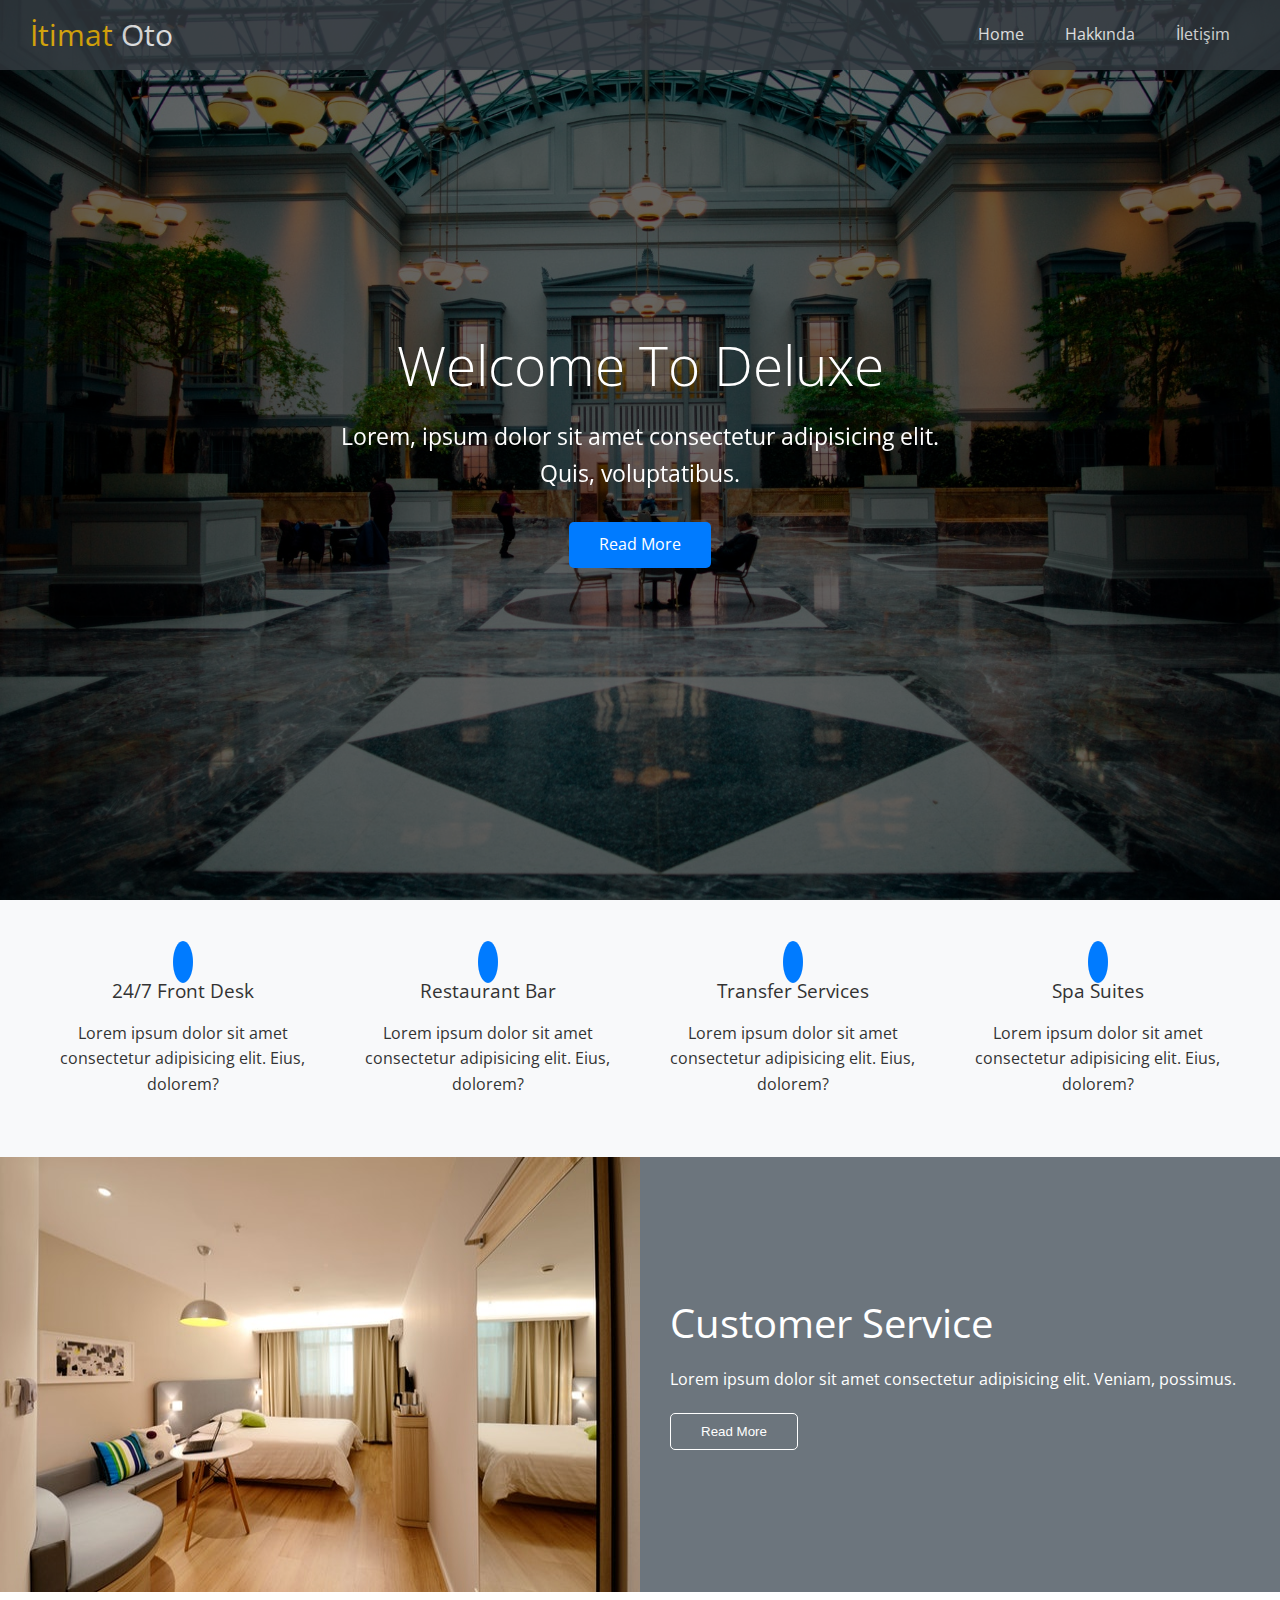
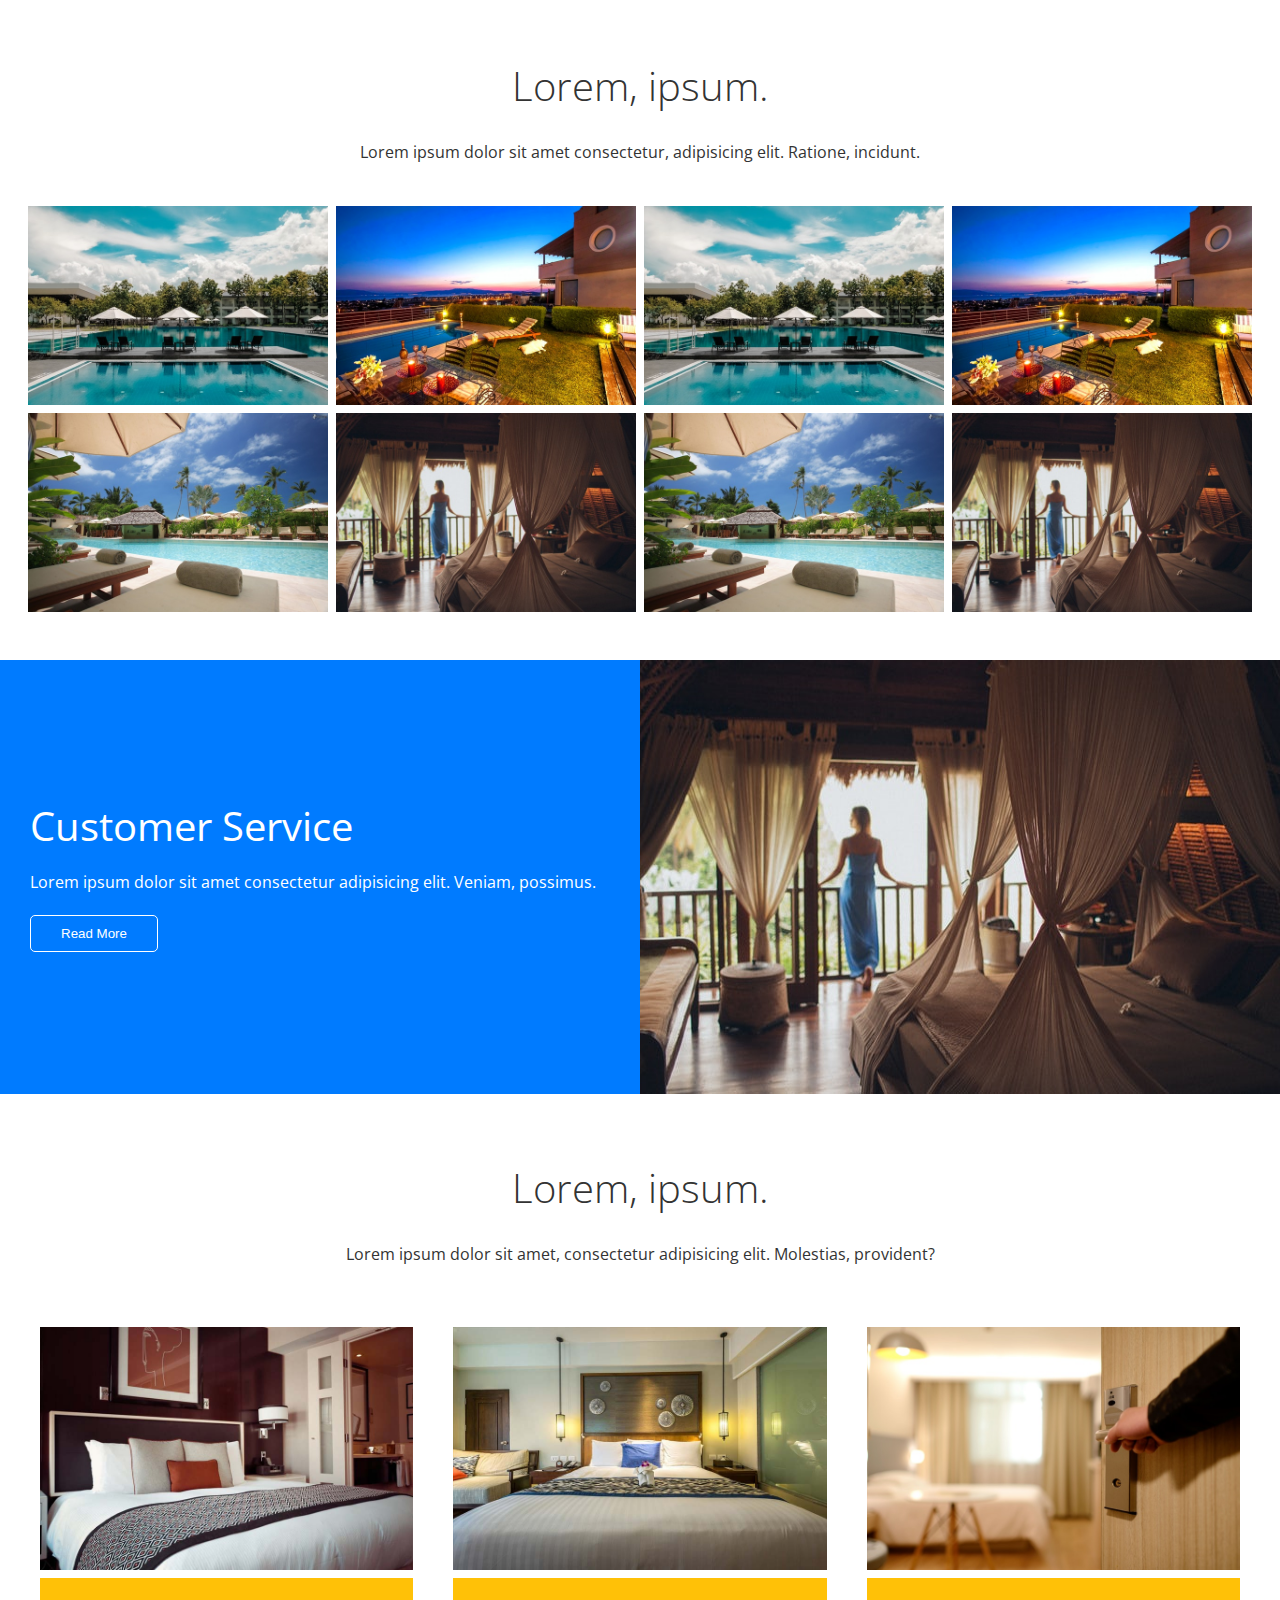
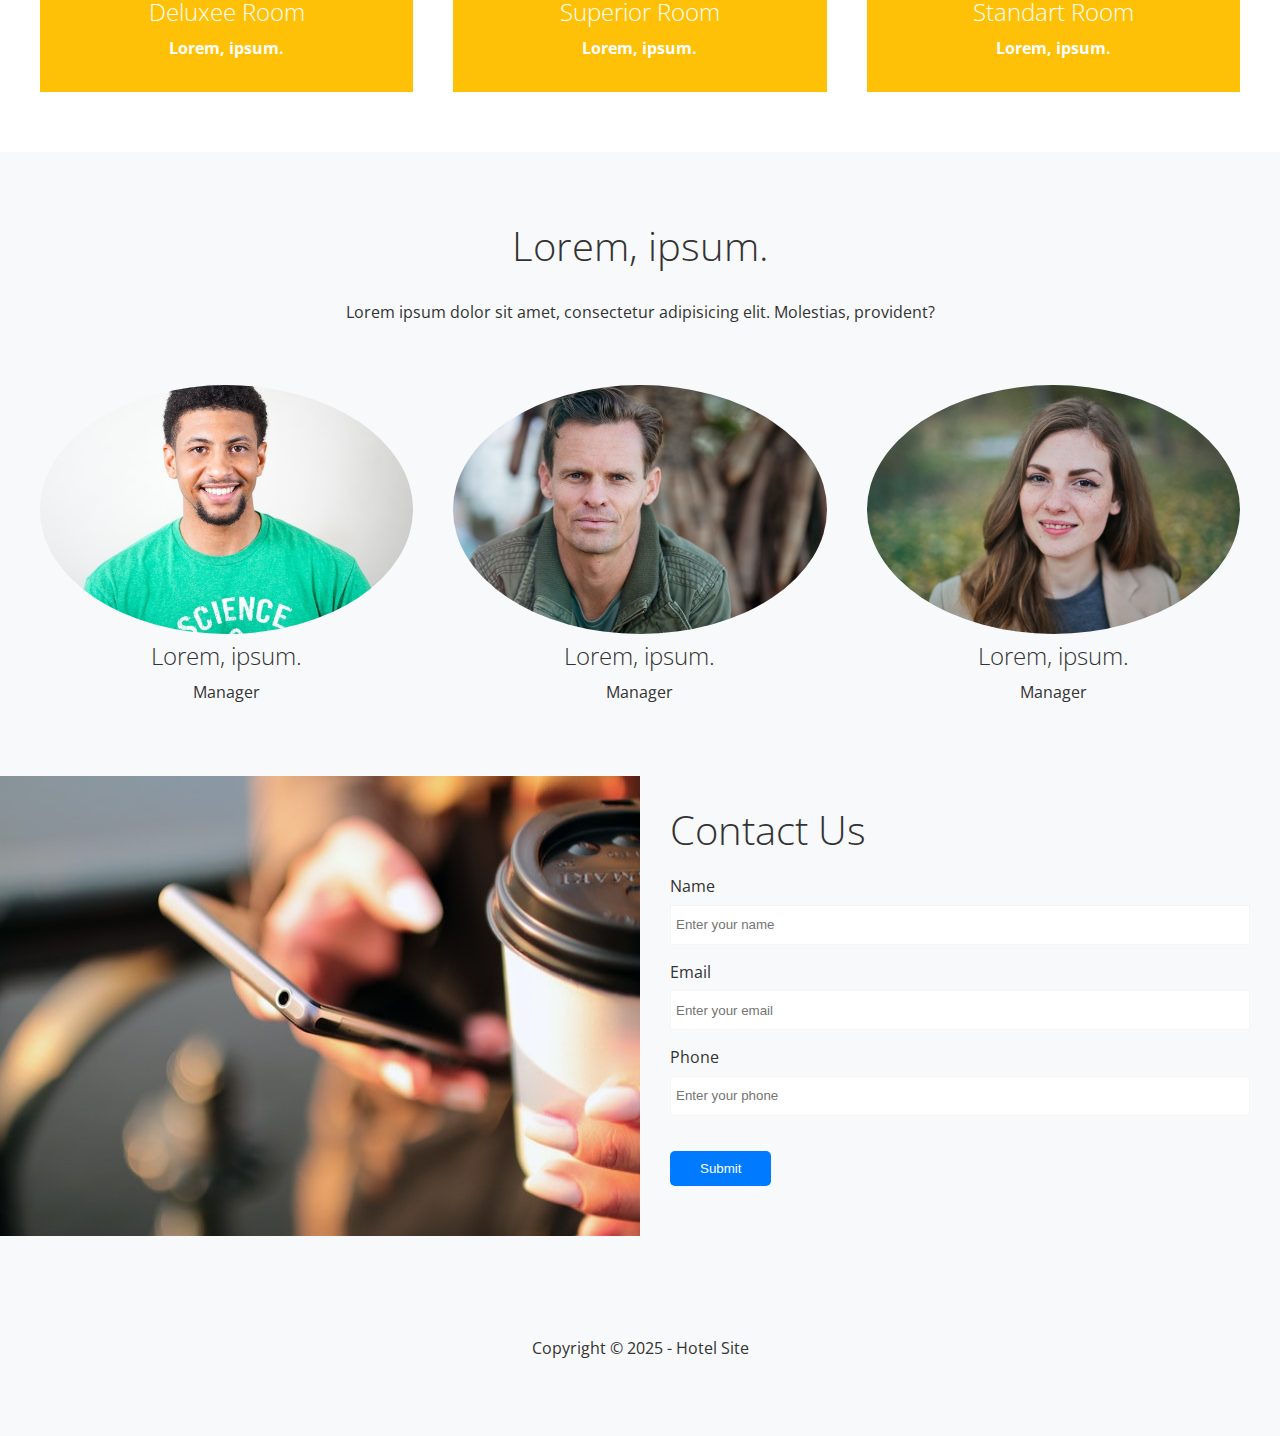
<file: hotel-site/index.html>
<!DOCTYPE html>
<html lang="tr">
<head>
    <meta charset="UTF-8">
    <meta http-equiv="X-UA-Compatible" content="IE=edge">
    <meta name="viewport" content="width=device-width, initial-scale=1.0">
    <link rel="stylesheet" href="https://cdnjs.cloudflare.com/ajax/libs/font-awesome/5.13.0/css/all.min.css" integrity="sha512-L7MWcK7FNPcwNqnLdZq86lTHYLdQqZaz5YcAgE+5cnGmlw8JT03QB2+oxL100UeB6RlzZLUxCGSS4/++mNZdxw==" crossorigin="anonymous" referrerpolicy="no-referrer" />
    <link rel="stylesheet" href="css/utils.css">
    <link rel="stylesheet" href="css/style.css">
    <title>Document</title>
</head>
<body>
    <header id="home" class="main-header">
        <div class="navbar">
            <h1 class="brand">
                <i class="fas fa-hotel"></i>
                <span>İtimat</span> Oto
            </h1>
            <nav>
                <ul>
                    <li><a href="#home">Home</a></li>
                    <li><a href="#about">Hakkında</a></li>
                    <li><a href="#contact">İletişim</a></li>
                </ul>
            </nav>
        </div>

        <div class="content">
            <h1>Welcome To Deluxe</h1>
            <p>Lorem, ipsum dolor sit amet consectetur adipisicing elit. Quis, voluptatibus.</p>
            <a href="" class="btn btn-primary">
                <i class="fas fa-chevron-right"></i>
                Read More</a>
        </div>
    </header>

    <main>
        <!-- services -->
        <section id="services" class="icons bg-light">
            <div class="flex-items">
                <div>
                    <i class="fal fa-wrench fa-3x"></i>
                    <div>
                        <h3>24/7 Front Desk</h3>
                        <p>
                            Lorem ipsum dolor sit amet consectetur adipisicing elit. Eius, dolorem?
                        </p>
                    </div>
                </div>
                <div>
                    <i class="fas fa-utensils fa-3x"></i>
                    <div>
                        <h3>Restaurant Bar</h3>
                        <p>
                            Lorem ipsum dolor sit amet consectetur adipisicing elit. Eius, dolorem?
                        </p>
                    </div>
                </div>
                <div>
                    <i class="fas fa-bus fa-3x"></i>
                    <div>
                        <h3>Transfer Services</h3>
                        <p>
                            Lorem ipsum dolor sit amet consectetur adipisicing elit. Eius, dolorem?
                        </p>
                    </div>
                </div>
                <div>
                    <i class="fas fa-spa fa-3x"></i>
                    <div>
                        <h3>Spa Suites</h3>
                        <p>
                            Lorem ipsum dolor sit amet consectetur adipisicing elit. Eius, dolorem?
                        </p>
                    </div>
                </div>
            </div>
        </section>

        <!-- about -->
        <section id="about" class="about flex-columns">
            <div class="row">
                <div class="column">
                    <div class="column-1">
                        <img src="img/about1.jpeg" alt="">
                    </div>
                </div>
                <div class="column">
                    <div class="column-2 bg-secondary">
                        <h2>Customer Service</h2>
                        <p>Lorem ipsum dolor sit amet consectetur adipisicing elit. Veniam, possimus.</p>
                        <button class="btn btn-outline">Read More</button>
                    </div>
                </div>
            </div>
        </section>

        <!-- gallery -->
        <section id="gallery" class="gallery flex-grid section-padding">
            <header class="section-header">
                <h2>Lorem, ipsum.</h2>
                <p>Lorem ipsum dolor sit amet consectetur, adipisicing elit. Ratione, incidunt.</p>
            </header>
            <div class="row">
                <div class="column">
                    <img src="img/1.jpeg" alt="">
                    <img src="img/2.jpeg" alt="">
                </div>
                <div class="column">
                    <img src="img/3.jpeg" alt="">
                    <img src="img/4.jpeg" alt="">
                </div>
                <div class="column">
                    <img src="img/1.jpeg" alt="">
                    <img src="img/2.jpeg" alt="">
                </div>
                <div class="column">
                    <img src="img/3.jpeg" alt="">
                    <img src="img/4.jpeg" alt="">
                </div>
            </div>
        </section>

        <!-- about -->
        <section class="about flex-columns flex-reverse">
            <div class="row">
                <div class="column">
                    <div class="column-1">
                        <img src="img/about2.jpeg" alt="">
                    </div>
                </div>
                <div class="column">
                    <div class="column-2 bg-primary">
                        <h2>Customer Service</h2>
                        <p>Lorem ipsum dolor sit amet consectetur adipisicing elit. Veniam, possimus.</p>
                        <button class="btn btn-outline">Read More</button>
                    </div>
                </div>
            </div>
        </section>

        <!-- rooms -->
        <section id="rooms" class="rooms section-padding">
            <header class="section-header">
                <h2>Lorem, ipsum.</h2>
                <p>Lorem ipsum dolor sit amet, consectetur adipisicing elit. Molestias, provident?</p>
            </header>
            <div class="flex-items">
                <div class="card">
                    <img src="img/room1.jpeg" alt="">
                    <div class="card-body bg-warning">
                        <h2>Deluxee Room</h2>
                        <p>Lorem, ipsum.</p>
                    </div>
                </div>
                <div class="card">
                    <img src="img/room2.jpeg" alt="">
                    <div class="card-body bg-warning">
                        <h2>Superior Room</h2>
                        <p>Lorem, ipsum.</p>
                    </div>
                </div>
                <div class="card">
                    <img src="img/room3.jpeg" alt="">
                    <div class="card-body bg-warning">
                        <h2>Standart Room</h2>
                        <p>Lorem, ipsum.</p>
                    </div>
                </div>
            </div>
        </section>

        <!-- teams -->
        <section id="teams" class="teams section-padding bg-light">
            <header class="section-header">
                <h2>Lorem, ipsum.</h2>
                <p>Lorem ipsum dolor sit amet, consectetur adipisicing elit. Molestias, provident?</p>
            </header>

            <div class="flex-items">
                <div>
                    <img src="img/p1.jpeg" alt="">
                    <h2>Lorem, ipsum.</h2>
                    <p>Manager</p>
                </div>
                <div>
                    <img src="img/p2.jpeg" alt="">
                    <h2>Lorem, ipsum.</h2>
                    <p>Manager</p>
                </div>
                <div>
                    <img src="img/p3.jpeg" alt="">
                    <h2>Lorem, ipsum.</h2>
                    <p>Manager</p>
                </div>
            </div>
        </section>

        <!-- contact -->
        <section id="contact" class="contact flex-columns">
            <div class="row">
                <div class="column">
                    <div class="column-1">
                        <img src="img/contact.jpeg" alt="">
                    </div>
                </div>
                <div class="column">
                    <div class="column-2 bg-light">
                       <h2>Contact Us</h2>
                       <form action="" class="contact-form">
                            <div class="form-control">
                                <label for="name">Name</label>
                                <input type="text" id="name" placeholder="Enter your name">
                            </div>
                            <div class="form-control">
                                <label for="name">Email</label>
                                <input type="email" id="email" placeholder="Enter your email">
                            </div>
                            <div class="form-control">
                                <label for="name">Phone</label>
                                <input type="text" id="phone" placeholder="Enter your phone">
                            </div>
                            <button type="submit" class="btn btn-primary">Submit</button>
                        </form>
                    </div>
                </div>
            </div>
        </section>
    </main>

    <footer class="footer bg-light">
        <div class="social">
            <a href="#"><i class="fab fa-facebook fa-2x"></i></a>
            <a href="#"><i class="fab fa-twitter fa-2x"></i></a>
            <a href="#"><i class="fab fa-youtube fa-2x"></i></a>
            <a href="#"><i class="fab fa-linkedin fa-2x"></i></a>
        </div>
        <p>Copyright &copy 2025 - Hotel Site</p>
    </footer>
</body>
</html>
</file>
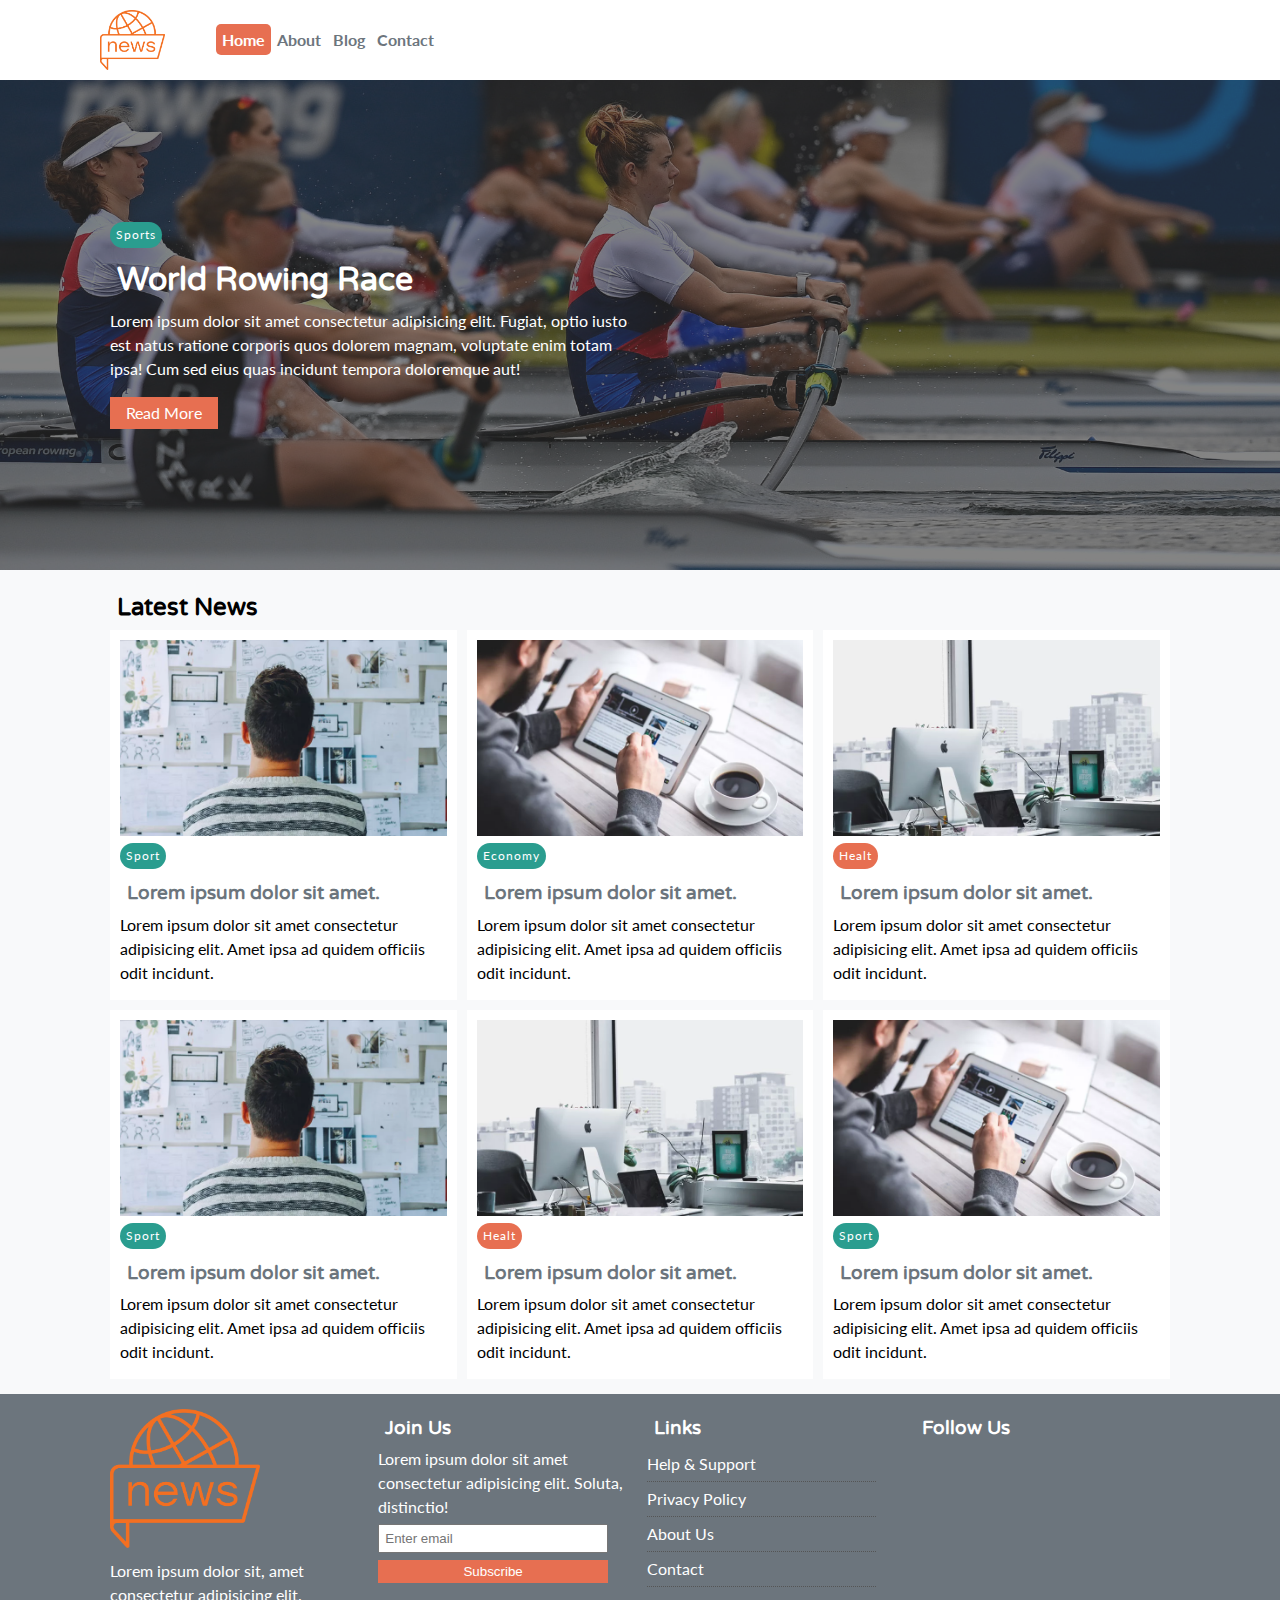
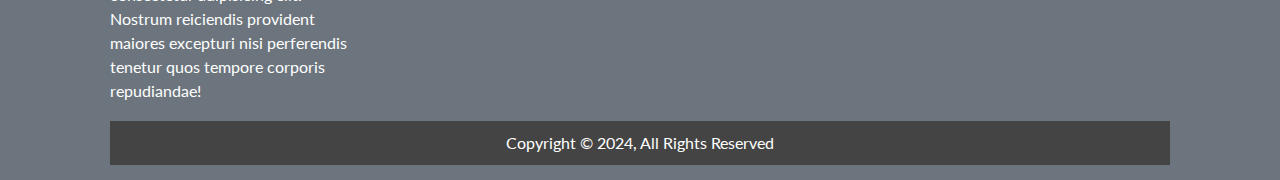
<file: news-site/index.html>
<!DOCTYPE html>
<html lang="tr">
<head>
    <meta charset="UTF-8">
    <meta http-equiv="X-UA-Compatible" content="IE=edge">
    <meta name="viewport" content="width=device-width, initial-scale=1.0">
    <link rel="stylesheet" href="https://cdnjs.cloudflare.com/ajax/libs/font-awesome/5.9.0/css/all.min.css" integrity="sha512-q3eWabyZPc1XTCmF+8/LuE1ozpg5xxn7iO89yfSOd5/oKvyqLngoNGsx8jq92Y8eXJ/IRxQbEC+FGSYxtk2oiw==" crossorigin="anonymous" referrerpolicy="no-referrer" />
    <link href="https://fonts.googleapis.com/css2?family=Lato&family=Varela+Round&display=swap" rel="stylesheet">
    <link rel="stylesheet" href="css/style.css">
    <link rel="stylesheet" media="screen and (max-width: 768px)" href="css/mobile.css">
    <title>News Site</title>
</head>
<body>
    <!-- navbar -->
    <nav id="main-nav" class="nav">
        <div class="container">
            <img src="img/logo.png" alt="" class="logo">
            <ul>
                <li><a class="active" href="index.html">Home</a></li>
                <li><a href="about.html">About</a></li>
                <li><a href="blog.html">Blog</a></li>
                <li><a href="contact.html">Contact</a></li>
            </ul>
            <div class="social-icons">
                <a href="#"><i class="fab fa-facebook fa-2x"></i></a>
                <a href="#"><i class="fab fa-twitter fa-2x"></i></a>
                <a href="#"><i class="fab fa-instagram fa-2x"></i></a>
                <a href="#"><i class="fab fa-youtube fa-2x"></i></a>
            </div>
        </div>
    </nav>

    <!-- header -->
    <header id="header">
        <div class="container">
            <div class="header-container">
                <div class="header-content">
                    <div class="category bg-secondary">Sports</div>
                    <h1>World Rowing Race</h1>
                    <p class="mb-4">Lorem ipsum dolor sit amet consectetur adipisicing elit. Fugiat, optio iusto est natus ratione corporis quos dolorem magnam, voluptate enim totam ipsa! Cum sed eius quas incidunt tempora doloremque aut!</p>
                    <a href="#" class="btn btn-primary">Read More</a>
                </div>
            </div>
        </div>
    </header>

    <!-- articles -->
    <section id="main-articles" class="py-2">
        <div class="container">
            <h2>Latest News</h2>
            <div class="articles-container">
                <article class="card">
                    <img src="img/img-1.webp" alt="">
                    <div>
                        <div class="category bg-secondary">Sport</div>
                        <h3><a href="article.html">Lorem ipsum dolor sit amet.</a></h3>
                        <p>Lorem ipsum dolor sit amet consectetur adipisicing elit. Amet ipsa ad quidem officiis odit incidunt.</p>
                    </div>                   
                </article>
                <article class="card">
                    <img src="img/img-2.webp" alt="">
                    <div>
                        <div class="category bg-secondary">Economy</div>
                        <h3><a href="article.html">Lorem ipsum dolor sit amet.</a></h3>
                        <p>Lorem ipsum dolor sit amet consectetur adipisicing elit. Amet ipsa ad quidem officiis odit incidunt.</p>
                    </div>                   
                </article>
                <article class="card">
                    <img src="img/img-3.webp" alt="">
                    <div>
                        <div class="category bg-primary">Healt</div>
                        <h3><a href="article.html">Lorem ipsum dolor sit amet.</a></h3>
                        <p>Lorem ipsum dolor sit amet consectetur adipisicing elit. Amet ipsa ad quidem officiis odit incidunt.</p>
                    </div>                   
                </article>
                <article class="card">
                    <img src="img/img-1.webp" alt="">
                    <div>
                        <div class="category bg-secondary">Sport</div>
                        <h3><a href="article.html">Lorem ipsum dolor sit amet.</a></h3>
                        <p>Lorem ipsum dolor sit amet consectetur adipisicing elit. Amet ipsa ad quidem officiis odit incidunt.</p>
                    </div>                   
                </article>
                <article class="card">
                    <img src="img/img-3.webp" alt="">
                    <div>
                        <div class="category bg-primary">Healt</div>
                        <h3><a href="article.html">Lorem ipsum dolor sit amet.</a></h3>
                        <p>Lorem ipsum dolor sit amet consectetur adipisicing elit. Amet ipsa ad quidem officiis odit incidunt.</p>
                    </div>                   
                </article>
                <article class="card">
                    <img src="img/img-2.webp" alt="">
                    <div>
                        <div class="category bg-secondary">Sport</div>
                        <h3><a href="article.html">Lorem ipsum dolor sit amet.</a></h3>
                        <p>Lorem ipsum dolor sit amet consectetur adipisicing elit. Amet ipsa ad quidem officiis odit incidunt.</p>
                    </div>                   
                </article>
            </div>
        </div>
    </section>

    <!-- footerr -->
    <footer id="main-footer" class="py-2">
        <div class="container footer-container">
            <div>
                <img src="img/logo.png" alt="">
                <p>
                    Lorem ipsum dolor sit, amet consectetur adipisicing elit. Nostrum reiciendis provident maiores excepturi nisi perferendis tenetur quos tempore corporis repudiandae!
                </p>
            </div>
            <div>
                <h3>Join Us</h3>
                <p>Lorem ipsum dolor sit amet consectetur adipisicing elit. Soluta, distinctio!</p>
                <form action="">
                    <input type="email" name="" id="" placeholder="Enter email">
                    <input type="submit" value="Subscribe" class="btn btn-primary">
                </form>
            </div>
            <div>
                <h3>Links</h3>
                <ul>
                    <li><a href="">Help & Support</a></li>
                    <li><a href="">Privacy Policy</a></li>
                    <li><a href="">About Us</a></li>
                    <li><a href="">Contact</a></li>
                </ul>
            </div>
            <div>
                <h3>Follow Us</h3>
                <div>
                    <a href=""><i class="fab fa-facebook fa-2x"></i></a>
                    <a href=""><i class="fab fa-twitter fa-2x"></i></a>
                    <a href=""><i class="fab fa-instagram fa-2x"></i></a>
                    <a href=""><i class="fab fa-youtube fa-2x"></i></a>
                </div>
            </div>
            <div>
                <p>Copyright &copy; 2024, All Rights Reserved</p>
            </div>
        </div>
    </footer>

</body>
</html>
</file>
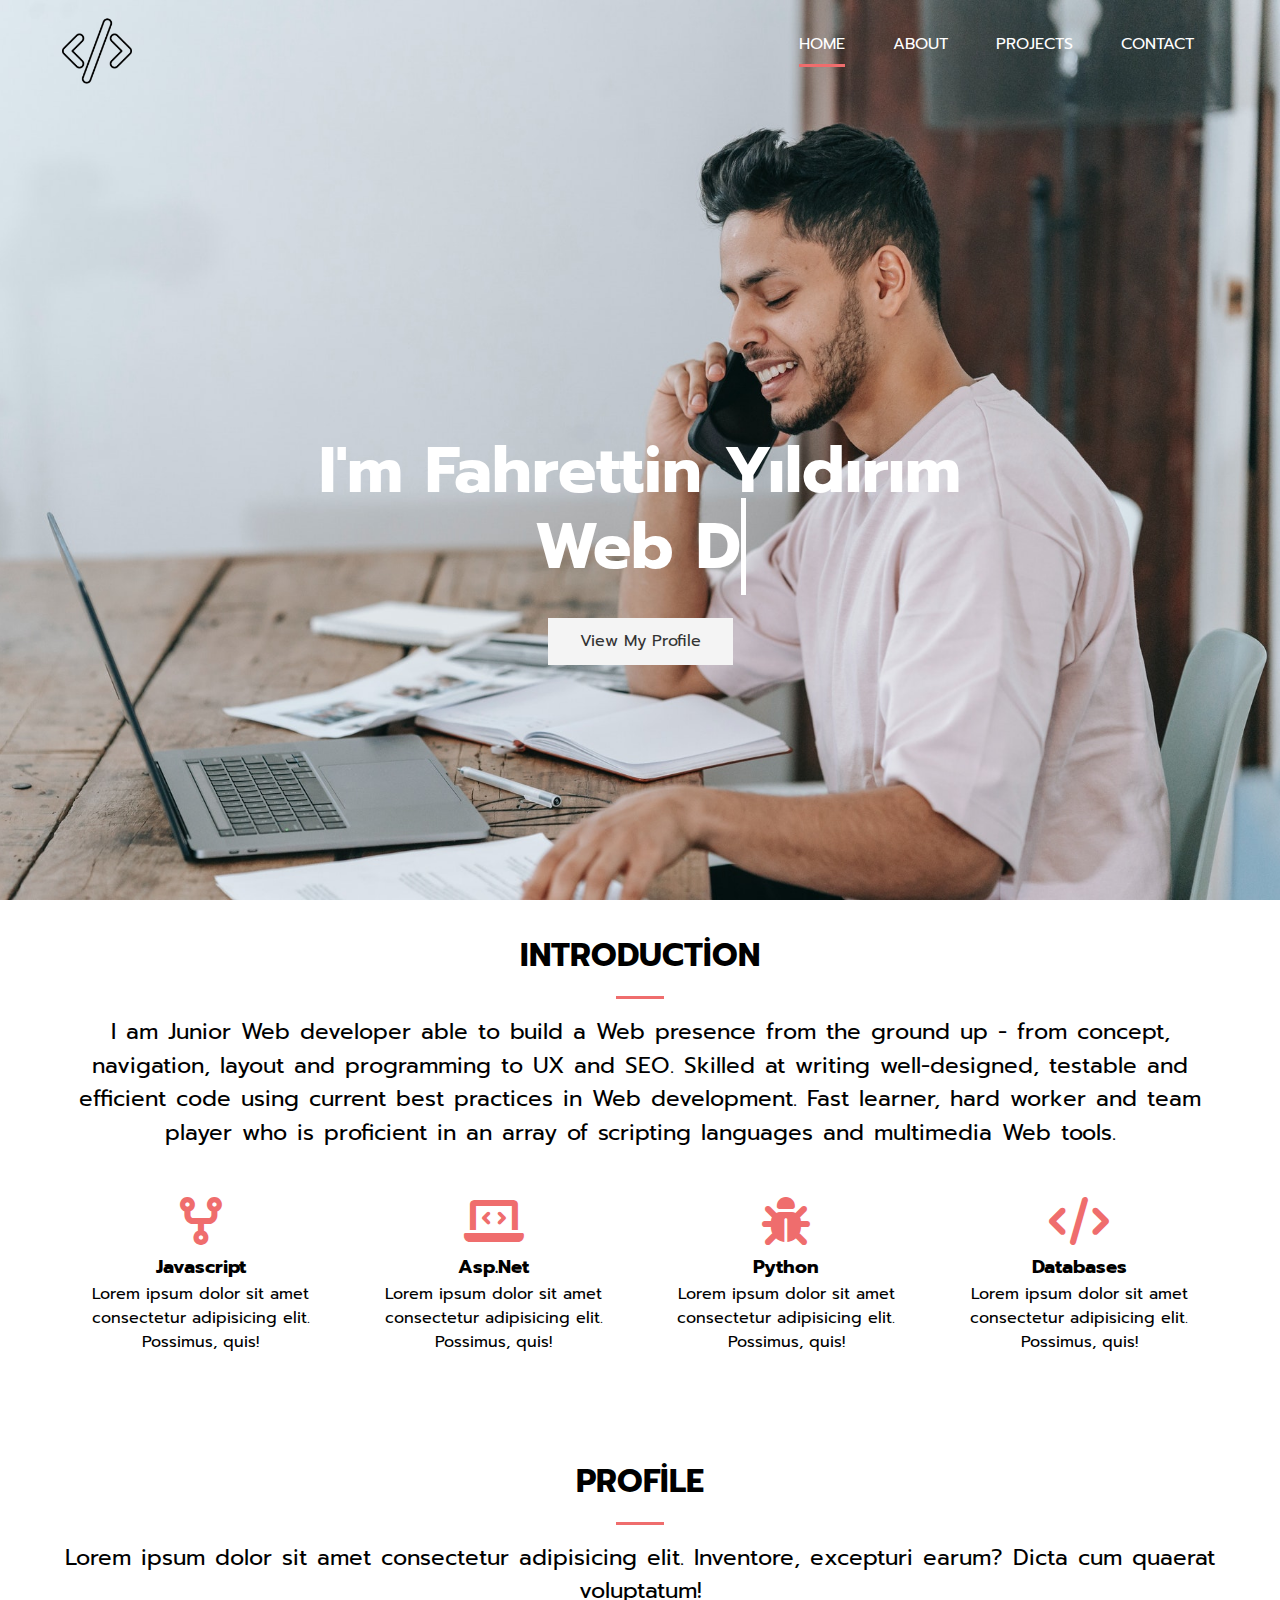
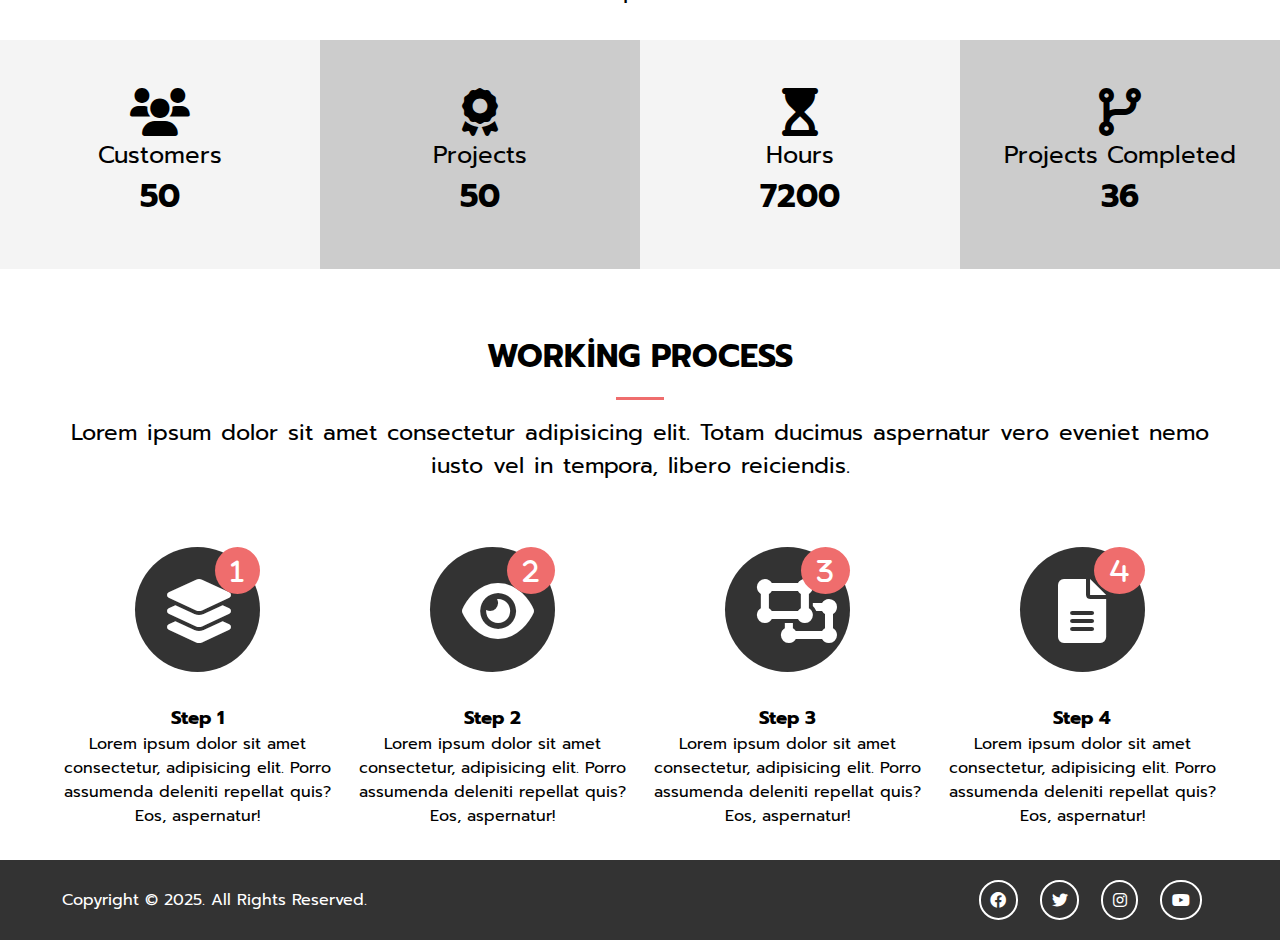
<file: freelancer/public/index.html>
<!DOCTYPE html>
<html lang="tr">
<head>
    <meta charset="UTF-8">
    <meta http-equiv="X-UA-Compatible" content="IE=edge">
    <meta name="viewport" content="width=device-width, initial-scale=1.0">
    <link href="https://fonts.googleapis.com/css2?family=Prompt&display=swap" rel="stylesheet">
    <link rel="stylesheet" href="https://cdnjs.cloudflare.com/ajax/libs/font-awesome/6.0.0/css/all.min.css" integrity="sha512-9usAa10IRO0HhonpyAIVpjrylPvoDwiPUiKdWk5t3PyolY1cOd4DSE0Ga+ri4AuTroPR5aQvXU9xC6qOPnzFeg==" crossorigin="anonymous" referrerpolicy="no-referrer" />
    <link
    rel="stylesheet"
    href="https://cdnjs.cloudflare.com/ajax/libs/animate.css/4.1.1/animate.min.css"
  />
    <link rel="stylesheet" href="css/main.css">
    <title>Document</title>
</head>
<body>
    
    <!-- header -->
    <header id="header__home">
        <div class="container">
            <nav class="main-nav">
                <img src="img/logo.png" alt="" class="main-nav__logo">
                <ul class="main-nav__items">
                    <li><a href="index.html" class="active">Home</a></li>
                    <li><a href="about.html">About</a></li>
                    <li><a href="projects.html">Projects</a></li>
                    <li><a href="contact.html">Contact</a></li>
                </ul>
            </nav>
            <div class="header-content">
                <h1>I'm Fahrettin Yıldırım
                    <span 
                    class="typewrite" 
                    data-period="1000" 
                    data-type='["Web Developer","Designer","Freelancer"]'></span>
                </h1>
                <a href="" class="btn-light animate__animated animate__swing my-2">
                    View My Profile
                </a>
            </div>
        </div>
    </header>

    <!-- section a -->
    <section id="home__a" class="text-center py-2">
        <div class="container">
            <h2 class="section-title">Introduction</h2>
            <div class="border-bottom"></div>
            <p class="lead">
                I am Junior Web developer able to build a Web presence from the ground up - from concept, navigation, layout and programming to UX and SEO. Skilled at writing well-designed, testable and efficient code using current best practices in Web development. Fast learner, hard worker and team player who is proficient in an array of scripting languages and multimedia Web tools.
            </p>
            <div class="skills my-3">
                <div>
                    <i class="fa-solid fa-code-fork fa-3x"></i>
                    <h3>Javascript</h3>
                    <p>Lorem ipsum dolor sit amet consectetur adipisicing elit. Possimus, quis!</p>
                </div>
                <div>
                    <i class="fa-solid fa-laptop-code fa-3x"></i>
                    <h3>Asp.Net</h3>
                    <p>Lorem ipsum dolor sit amet consectetur adipisicing elit. Possimus, quis!</p>
                </div>
                <div>
                    <i class="fa-solid fa-bug fa-3x"></i>
                    <h3>Python</h3>
                    <p>Lorem ipsum dolor sit amet consectetur adipisicing elit. Possimus, quis!</p>
                </div>
                <div>
                    <i class="fa-solid fa-code fa-3x"></i>
                    <h3>Databases</h3>
                    <p>Lorem ipsum dolor sit amet consectetur adipisicing elit. Possimus, quis!</p>
                </div>
            </div>
        </div>
    </section>

    <!-- section b -->
    <section id="home__b" class="text-center py-2">
        <div class="container">
            <h2 class="section-title">Profile</h2>
            <div class="border-bottom"></div>
            <p class="lead">
                Lorem ipsum dolor sit amet consectetur adipisicing elit. Inventore, excepturi earum? Dicta cum quaerat voluptatum!
            </p>
        </div>
        <div class="profile">
            <div>
                <ul>
                    <li><i class="fas fa-users fa-3x"></i></li>
                    <li class="title">Customers</li>
                    <li class="number">50</li>
                </ul>
            </div>
            <div>
                <ul>
                    <li><i class="fas fa-award fa-3x"></i></li>
                    <li class="title">Projects</li>
                    <li class="number">50</li>
                </ul>
            </div>
            <div>
                <ul>
                    <li><i class="fas fa-hourglass-start fa-3x"></i></li>
                    <li class="title">Hours</li>
                    <li class="number">7200</li>
                </ul>
            </div>
            <div>
                <ul>
                    <li><i class="fas fa-code-branch fa-3x"></i></li>
                    <li class="title">Projects Completed</li>
                    <li class="number">36</li>
                </ul>
            </div>
        </div>
    </section>

    <!-- section c -->
    <section id="home__c" class="text-center py-2">
        <div class="container">
            <h2 class="section-title">Working Process</h2>
            <div class="border-bottom"></div>
            <p class="lead">Lorem ipsum dolor sit amet consectetur adipisicing elit. Totam ducimus aspernatur vero eveniet nemo iusto vel in tempora, libero reiciendis.</p>
            <div class="process">
                <div>
                    <i class="fa-solid fa-layer-group fa-4x process__icon my-2">
                        <div class="process__step">1</div>
                    </i>
                    <h3>Step 1</h3>
                    <p>Lorem ipsum dolor sit amet consectetur, adipisicing elit. Porro assumenda deleniti repellat quis? Eos, aspernatur!</p>
                </div>
                <div>
                    <i class="fa-solid fa-eye fa-4x process__icon my-2">
                        <div class="process__step">2</div>
                    </i>
                    <h3>Step 2</h3>
                    <p>Lorem ipsum dolor sit amet consectetur, adipisicing elit. Porro assumenda deleniti repellat quis? Eos, aspernatur!</p>
                </div>
                <div>
                    <i class="fas fa-object-ungroup fa-4x process__icon my-2">
                        <div class="process__step">3</div>
                    </i>
                    <h3>Step 3</h3>
                    <p>Lorem ipsum dolor sit amet consectetur, adipisicing elit. Porro assumenda deleniti repellat quis? Eos, aspernatur!</p>
                </div>
                <div>
                    <i class="fas fa-file-alt fa-4x process__icon my-2">
                        <div class="process__step">4</div>
                    </i>
                    <h3>Step 4</h3>
                    <p>Lorem ipsum dolor sit amet consectetur, adipisicing elit. Porro assumenda deleniti repellat quis? Eos, aspernatur!</p>
                </div>
            </div>
        </div>
    </section>

    <footer id="main-footer">
        <div class="footer-content container">
            <p>Copyright &copy; 2025. All Rights Reserved.</p>

            <div class="social">
                <i class="fab fa-facebook"></i>
                <i class="fab fa-twitter"></i>
                <i class="fab fa-instagram"></i>
                <i class="fab fa-youtube"></i>
            </div>
        </div>
    </footer>

    <script src="js/jquery.min.js"></script>
    <script src="js/type-writer.js"></script>
    <script async src="https://pagead2.googlesyndication.com/pagead/js/adsbygoogle.js?client=ca-pub-9060838126921467"
     crossorigin="anonymous"></script>
</body>
</html>
</file>
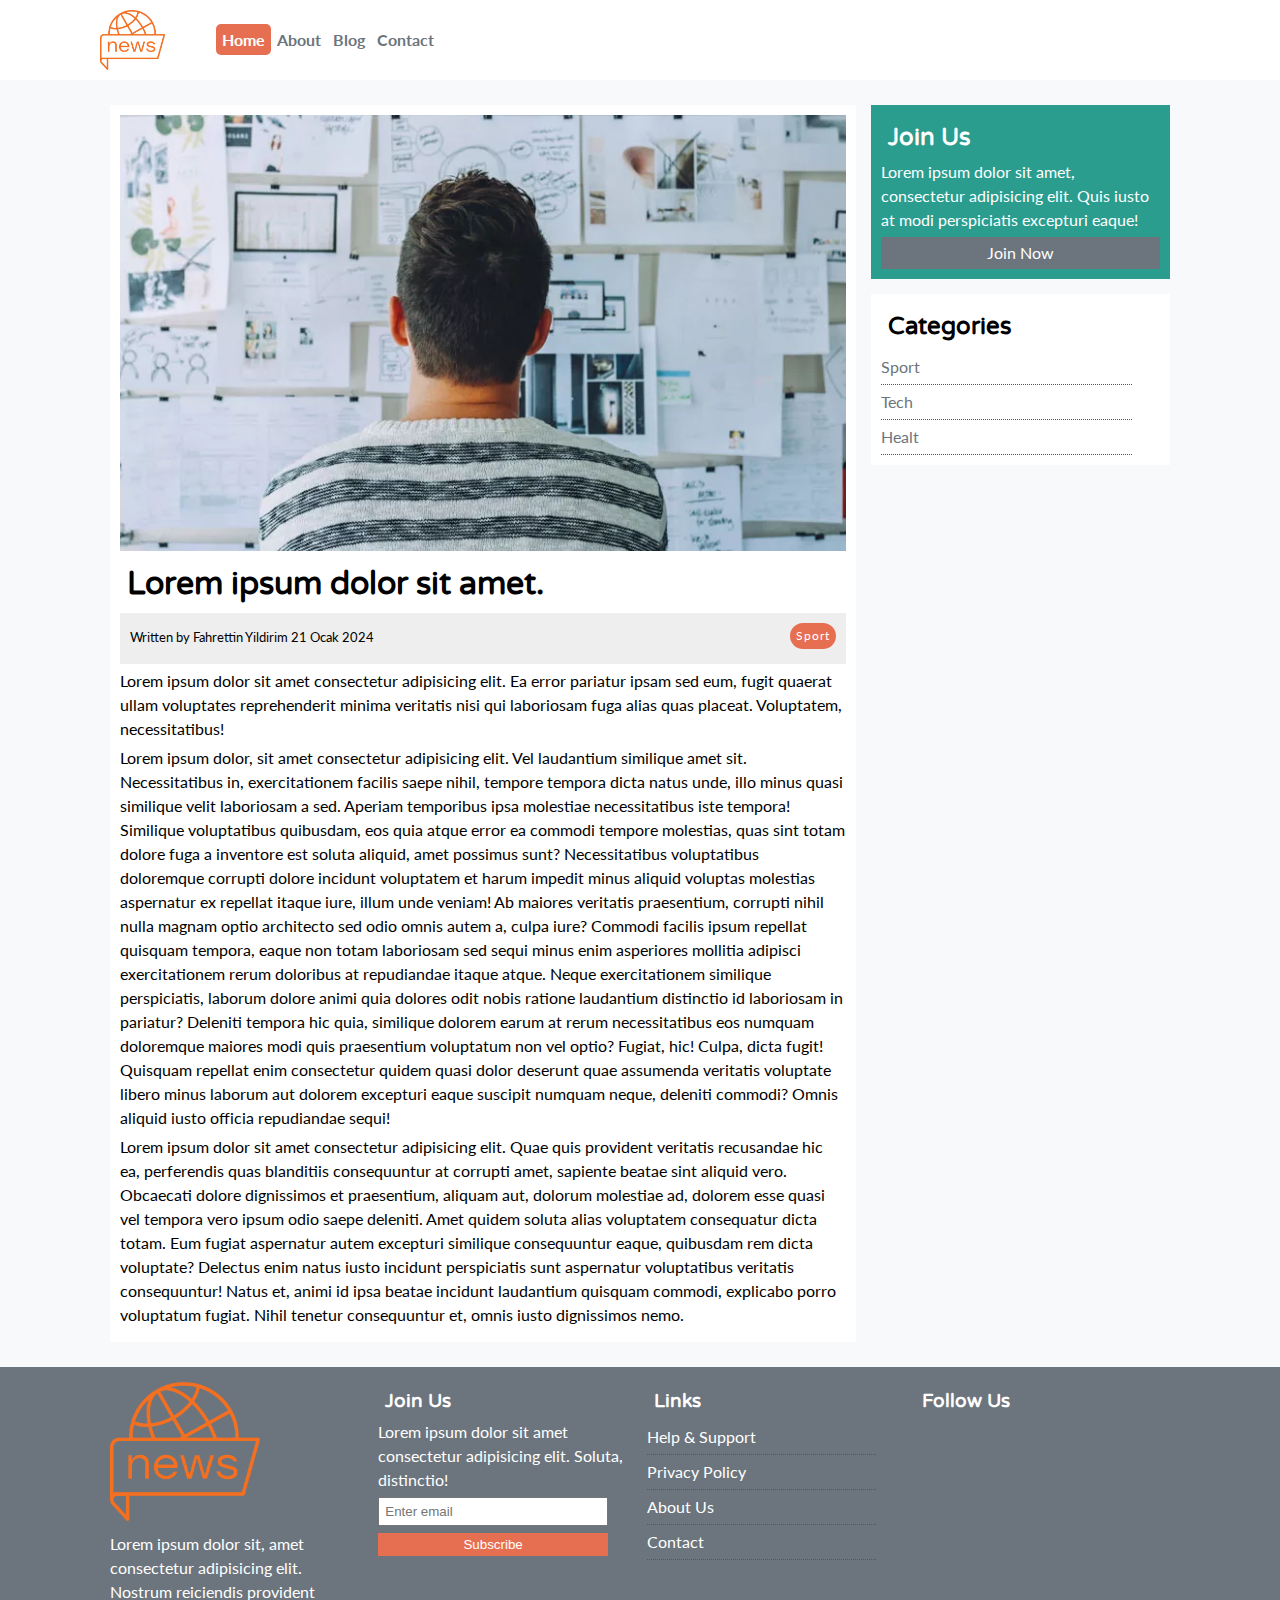
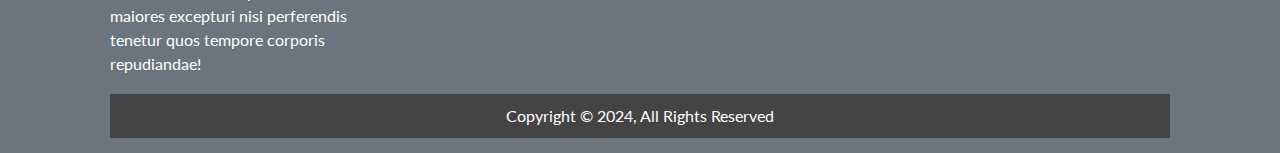
<file: news-site/article.html>
<!DOCTYPE html>
<html lang="tr">
<head>
    <meta charset="UTF-8">
    <meta http-equiv="X-UA-Compatible" content="IE=edge">
    <meta name="viewport" content="width=device-width, initial-scale=1.0">
    <link rel="stylesheet" href="https://cdnjs.cloudflare.com/ajax/libs/font-awesome/5.9.0/css/all.min.css" integrity="sha512-q3eWabyZPc1XTCmF+8/LuE1ozpg5xxn7iO89yfSOd5/oKvyqLngoNGsx8jq92Y8eXJ/IRxQbEC+FGSYxtk2oiw==" crossorigin="anonymous" referrerpolicy="no-referrer" />
    <link href="https://fonts.googleapis.com/css2?family=Lato&family=Varela+Round&display=swap" rel="stylesheet">
    <link rel="stylesheet" href="css/style.css">
    <link rel="stylesheet" media="screen and (max-width: 768px)" href="css/mobile.css">
    <title>News Site</title>
</head>
<body>
    <!-- navbar -->
    <nav id="main-nav" class="nav">
        <div class="container">
            <img src="img/logo.png" alt="" class="logo">
            <ul>
                <li><a class="active" href="index.html">Home</a></li>
                <li><a href="about.html">About</a></li>
                <li><a href="blog.html">Blog</a></li>
                <li><a href="contact.html">Contact</a></li>
            </ul>
            <div class="social-icons">
                <a href="#"><i class="fab fa-facebook fa-2x"></i></a>
                <a href="#"><i class="fab fa-twitter fa-2x"></i></a>
                <a href="#"><i class="fab fa-instagram fa-2x"></i></a>
                <a href="#"><i class="fab fa-youtube fa-2x"></i></a>
            </div>
        </div>
    </nav>

   <section id="articles">
       <div class="container">
           <div class="page-container">
               <article id="article" class="card">
                   <img src="img/img-1.webp" alt="">
                   <h1>Lorem ipsum dolor sit amet.</h1>
                   <div class="meta">
                       <small>
                           <i class="fas fa-user"></i> Written by Fahrettin Yildirim 21 Ocak 2024
                       </small>
                       <div class="category bg-primary">Sport</div>
                   </div>
                   <p>Lorem ipsum dolor sit amet consectetur adipisicing elit. Ea error pariatur ipsam sed eum, fugit quaerat ullam voluptates reprehenderit minima veritatis nisi qui laboriosam fuga alias quas placeat. Voluptatem, necessitatibus!</p>
                   <p>Lorem ipsum dolor, sit amet consectetur adipisicing elit. Vel laudantium similique amet sit. Necessitatibus in, exercitationem facilis saepe nihil, tempore tempora dicta natus unde, illo minus quasi similique velit laboriosam a sed. Aperiam temporibus ipsa molestiae necessitatibus iste tempora! Similique voluptatibus quibusdam, eos quia atque error ea commodi tempore molestias, quas sint totam dolore fuga a inventore est soluta aliquid, amet possimus sunt? Necessitatibus voluptatibus doloremque corrupti dolore incidunt voluptatem et harum impedit minus aliquid voluptas molestias aspernatur ex repellat itaque iure, illum unde veniam! Ab maiores veritatis praesentium, corrupti nihil nulla magnam optio architecto sed odio omnis autem a, culpa iure? Commodi facilis ipsum repellat quisquam tempora, eaque non totam laboriosam sed sequi minus enim asperiores mollitia adipisci exercitationem rerum doloribus at repudiandae itaque atque. Neque exercitationem similique perspiciatis, laborum dolore animi quia dolores odit nobis ratione laudantium distinctio id laboriosam in pariatur? Deleniti tempora hic quia, similique dolorem earum at rerum necessitatibus eos numquam doloremque maiores modi quis praesentium voluptatum non vel optio? Fugiat, hic! Culpa, dicta fugit! Quisquam repellat enim consectetur quidem quasi dolor deserunt quae assumenda veritatis voluptate libero minus laborum aut dolorem excepturi eaque suscipit numquam neque, deleniti commodi? Omnis aliquid iusto officia repudiandae sequi!</p>
                   <p>
                       Lorem ipsum dolor sit amet consectetur adipisicing elit. Quae quis provident veritatis recusandae hic ea, perferendis quas blanditiis consequuntur at corrupti amet, sapiente beatae sint aliquid vero. Obcaecati dolore dignissimos et praesentium, aliquam aut, dolorum molestiae ad, dolorem esse quasi vel tempora vero ipsum odio saepe deleniti. Amet quidem soluta alias voluptatem consequatur dicta totam. Eum fugiat aspernatur autem excepturi similique consequuntur eaque, quibusdam rem dicta voluptate? Delectus enim natus iusto incidunt perspiciatis sunt aspernatur voluptatibus veritatis consequuntur! Natus et, animi id ipsa beatae incidunt laudantium quisquam commodi, explicabo porro voluptatum fugiat. Nihil tenetur consequuntur et, omnis iusto dignissimos nemo.
                   </p>
               </article>
               <aside class="card bg-secondary">
                   <h2>Join Us</h2>
                   <p>Lorem ipsum dolor sit amet, consectetur adipisicing elit. Quis iusto at modi perspiciatis excepturi eaque!</p>
                   <a href="#" class="btn btn-dark btn-block">Join Now</a>
               </aside>
               <aside id="categories" class="card">
                   <h2>Categories</h2>
                   <ul>
                       <li><a href="#"><i class="fas fa-chevron-right"></i> Sport</a></li>
                       <li><a href="#"><i class="fas fa-chevron-right"></i> Tech</a></li>
                       <li><a href="#"><i class="fas fa-chevron-right"></i> Healt</a></li>
                   </ul>
               </aside>
           </div>
       </div>
   </section>

    <!-- footer -->
    <footer id="main-footer" class="py-2">
        <div class="container footer-container">
            <div>
                <img src="img/logo.png" alt="">
                <p>
                    Lorem ipsum dolor sit, amet consectetur adipisicing elit. Nostrum reiciendis provident maiores excepturi nisi perferendis tenetur quos tempore corporis repudiandae!
                </p>
            </div>
            <div>
                <h3>Join Us</h3>
                <p>Lorem ipsum dolor sit amet consectetur adipisicing elit. Soluta, distinctio!</p>
                <form action="">
                    <input type="email" name="" id="" placeholder="Enter email">
                    <input type="submit" value="Subscribe" class="btn btn-primary">
                </form>
            </div>
            <div>
                <h3>Links</h3>
                <ul>
                    <li><a href="">Help & Support</a></li>
                    <li><a href="">Privacy Policy</a></li>
                    <li><a href="">About Us</a></li>
                    <li><a href="">Contact</a></li>
                </ul>
            </div>
            <div>
                <h3>Follow Us</h3>
                <div>
                    <a href=""><i class="fab fa-facebook fa-2x"></i></a>
                    <a href=""><i class="fab fa-twitter fa-2x"></i></a>
                    <a href=""><i class="fab fa-instagram fa-2x"></i></a>
                    <a href=""><i class="fab fa-youtube fa-2x"></i></a>
                </div>
            </div>
            <div>
                <p>Copyright &copy; 2024, All Rights Reserved</p>
            </div>
        </div>
    </footer>

</body>
</html>
</file>
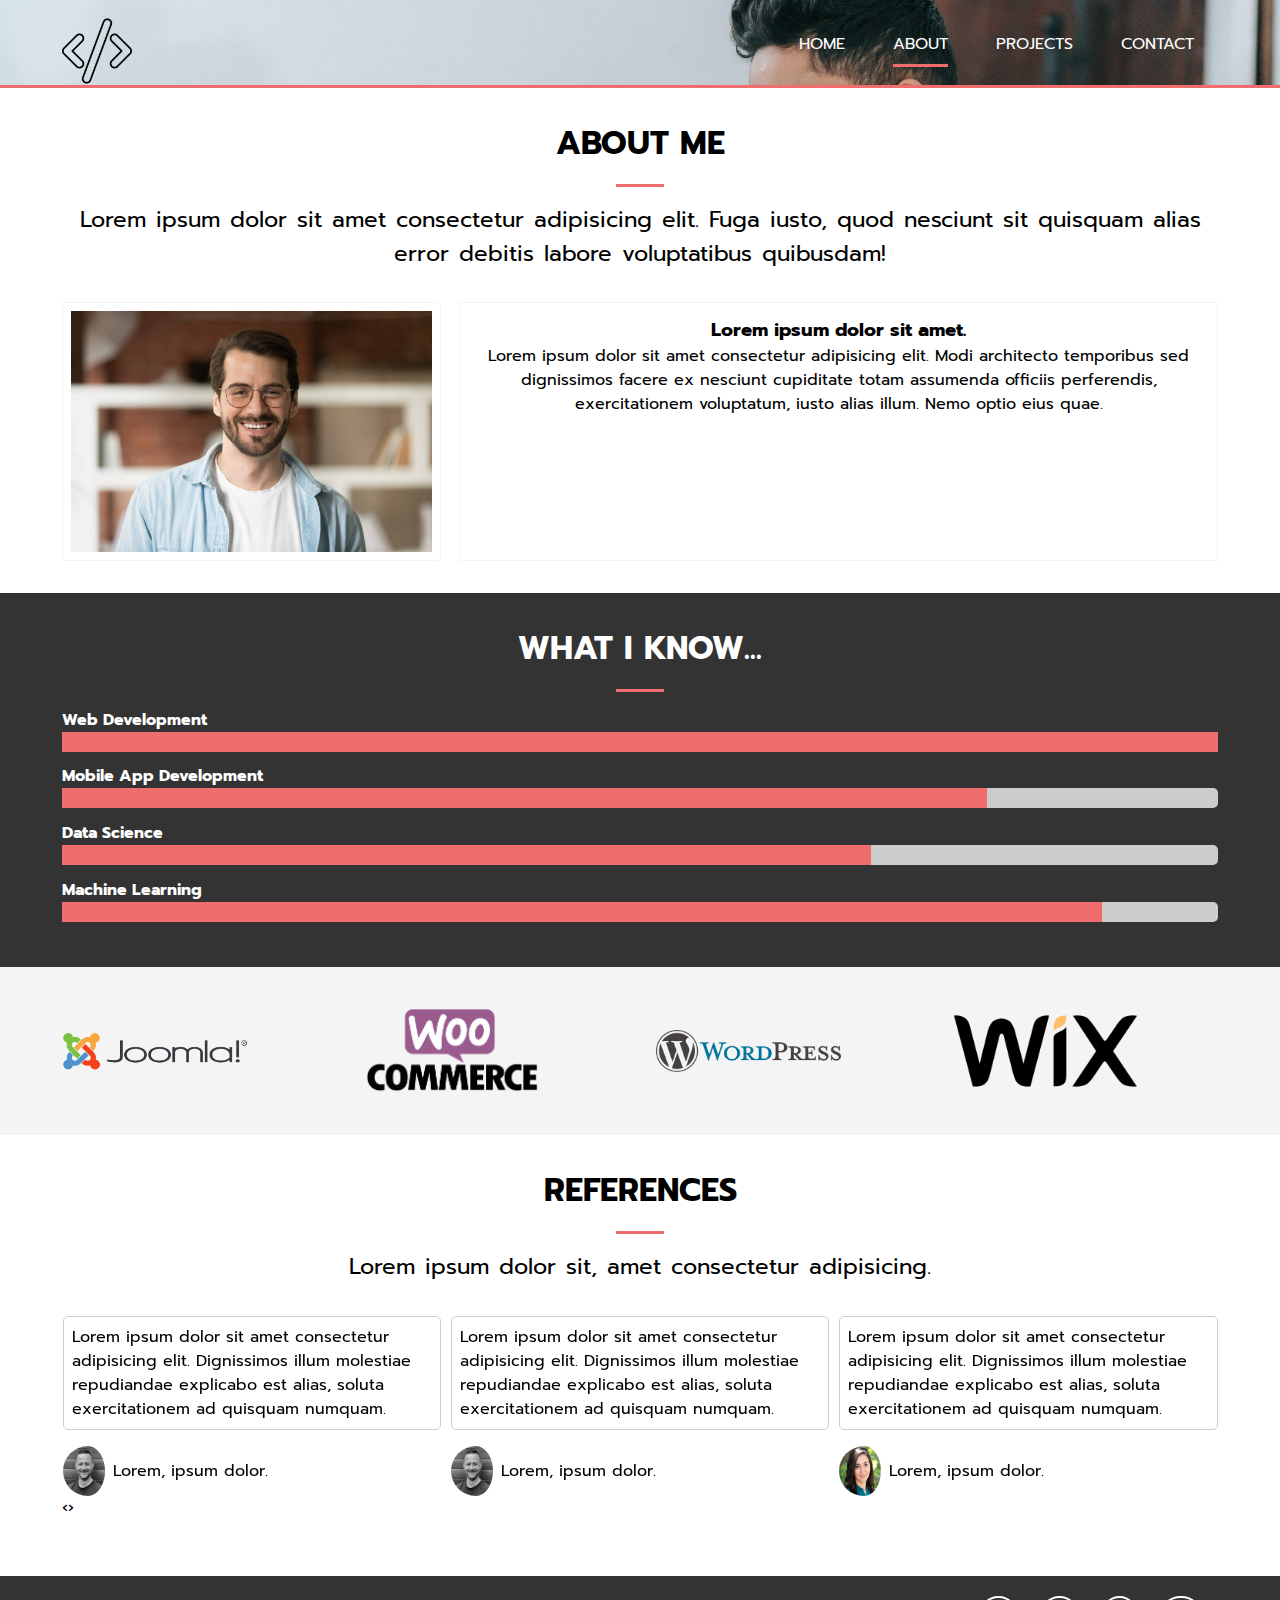
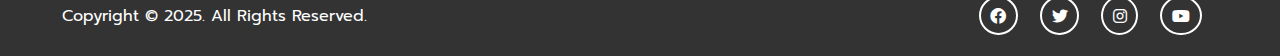
<file: freelancer/public/about.html>
<!DOCTYPE html>
<html lang="tr">
<head>
    <meta charset="UTF-8">
    <meta http-equiv="X-UA-Compatible" content="IE=edge">
    <meta name="viewport" content="width=device-width, initial-scale=1.0">
    <link href="https://fonts.googleapis.com/css2?family=Prompt&display=swap" rel="stylesheet">
    <link rel="stylesheet" href="https://cdnjs.cloudflare.com/ajax/libs/font-awesome/6.0.0/css/all.min.css" integrity="sha512-9usAa10IRO0HhonpyAIVpjrylPvoDwiPUiKdWk5t3PyolY1cOd4DSE0Ga+ri4AuTroPR5aQvXU9xC6qOPnzFeg==" crossorigin="anonymous" referrerpolicy="no-referrer" />
    <link rel="stylesheet" href="https://cdnjs.cloudflare.com/ajax/libs/animate.css/4.1.1/animate.min.css"
  />
    <link rel="stylesheet" href="css/owl.carousel.min.css">
    <link rel="stylesheet" href="css/main.css">
    <title>Document</title>
</head>
<body>
    
    <!-- header -->
    <header id="header__inner">
        <div class="container">
            <nav class="main-nav">
                <img src="img/logo.png" alt="" class="main-nav__logo">
                <ul class="main-nav__items">
                    <li><a href="index.html" >Home</a></li>
                    <li><a href="about.html" class="active">About</a></li>
                    <li><a href="projects.html">Projects</a></li>
                    <li><a href="contact.html">Contact</a></li>
                </ul>
            </nav>
        </div>
    </header>

    <!-- section a -->
    <section id="about-a" class="text-center py-2">
        <div class="container">
            <h2 class="section-title">About Me</h2>
            <div class="border-bottom"></div>
            <p class="lead">Lorem ipsum dolor sit amet consectetur adipisicing elit. Fuga iusto, quod nesciunt sit quisquam alias error debitis labore voluptatibus quibusdam!</p>
            <div class="info">
                <img src="img/about.jpeg" alt="" class="info__image">
                <div class="info__bio">
                    <h3>Lorem ipsum dolor sit amet.</h3>
                    <p>Lorem ipsum dolor sit amet consectetur adipisicing elit. Modi architecto temporibus sed dignissimos facere ex nesciunt cupiditate totam assumenda officiis perferendis, exercitationem voluptatum, iusto alias illum. Nemo optio eius quae.</p>
                </div>
            </div>
        </div>
    </section>

    <!-- section b -->
    <section id="about-b" class="bg-dark py-2">
        <div class="container">
            <h2 class="section-title">What I Know...</h2>
            <div class="border-bottom"></div>
            <div id="progress-bars">
                <h4>Web Development</h4>
                <div class="progress">
                    <div style="width: 100%;"></div>
                </div>
                <h4>Mobile App Development</h4>
                <div class="progress">
                    <div style="width: 80%;"></div>
                </div>
                <h4>Data Science</h4>
                <div class="progress">
                    <div style="width: 70%;"></div>
                </div>
                <h4>Machine Learning</h4>
                <div class="progress">
                    <div style="width: 90%;"></div>
                </div>
            </div>

        </div>
    </section>


    <!-- section c -->
    <section id="about-c" class="bg-light py-2">
        <div class="container">
            <div class="about-logos">
                <img src="img/joomla.png" alt="">
                <img src="img/woocommerce.png" alt="">
                <img src="img/wordpress.png" alt="">
                <img src="img/wix.png" alt="">
            </div>
        </div>
    </section>

    <!-- section d -->
    <section id="about-d" class="py-2">
        <div class="container">
            <h2 class="section-title">References</h2>
            <div class="border-bottom"></div>
            <p class="lead text-center">Lorem ipsum dolor sit, amet consectetur adipisicing.</p>
            <div class="references owl-carousel owl-theme">
                <div>
                    <p>Lorem ipsum dolor sit amet consectetur adipisicing elit. Dignissimos illum molestiae repudiandae explicabo est alias, soluta exercitationem ad quisquam numquam.</p>
                    <ul>
                        <li><img src="img/user-1.jpeg" alt=""></li>
                        <li>Lorem, ipsum dolor.</li>
                    </ul>
                </div>
                <div>
                    <p>Lorem ipsum dolor sit amet consectetur adipisicing elit. Dignissimos illum molestiae repudiandae explicabo est alias, soluta exercitationem ad quisquam numquam.</p>
                    <ul>
                        <li><img src="img/user-1.jpeg" alt=""></li>
                        <li>Lorem, ipsum dolor.</li>
                    </ul>
                </div>
                <div>
                    <p>Lorem ipsum dolor sit amet consectetur adipisicing elit. Dignissimos illum molestiae repudiandae explicabo est alias, soluta exercitationem ad quisquam numquam.</p>
                    <ul>
                        <li><img src="img/user-2.jpeg" alt=""></li>
                        <li>Lorem, ipsum dolor.</li>
                    </ul>
                </div>
                <div>
                    <p>Lorem ipsum dolor sit amet consectetur adipisicing elit. Dignissimos illum molestiae repudiandae explicabo est alias, soluta exercitationem ad quisquam numquam.</p>
                    <ul>
                        <li><img src="img/user-3.jpeg" alt=""></li>
                        <li>Lorem, ipsum dolor.</li>
                    </ul>
                </div>
                <div>
                    <p>Lorem ipsum dolor sit amet consectetur adipisicing elit. Dignissimos illum molestiae repudiandae explicabo est alias, soluta exercitationem ad quisquam numquam.</p>
                    <ul>
                        <li><img src="img/user-4.jpeg" alt=""></li>
                        <li>Lorem, ipsum dolor.</li>
                    </ul>
                </div>
            </div>
        </div>
    </section>

    <footer id="main-footer">
        <div class="footer-content container">
            <p>Copyright &copy; 2025. All Rights Reserved.</p>

            <div class="social">
                <i class="fab fa-facebook"></i>
                <i class="fab fa-twitter"></i>
                <i class="fab fa-instagram"></i>
                <i class="fab fa-youtube"></i>
            </div>
        </div>
    </footer>

    <script src="js/jquery.min.js"></script>
    <script src="js/owl.carousel.js"></script>
    <script>
        $('.owl-carousel').owlCarousel({
            loop:true,
            margin:10,
            nav:true,
            autoplay: true,
            autoplayTimeout: 3000,
            responsive:{
                0:{
                    items:1
                },
                600:{
                    items:2
                },
                1000:{
                    items:3
                }
            }
        })
    </script>

</body>
</html>
</file>
<file: hotel-site/css/utils.css>
/* 
    #007bff
    #6c757d
    #28a745
    #dc3545
    #ffc107
    #17a2b8
    #343a40
    #f8f9fa
*/

:root {
    --white: #fff;
    --primary: #007bff;
    --secondary: #6c757d;
    --success: #28a745;
    --danger: #dc3545;
    --warning: #ffc107;
    --info: #17a2b8;
    --dark: #343a40;
    --light: #f8f9fa;
}

/* text color */
.text-primary { color: var(--primary); }
.text-secondary { color: var(--secondary); }
.text-success { color: var(--success); }
.text-danger { color: var(--danger); }
.text-warning { color: var(--warning); }
.text-info { color: var(--info); }
.text-dark { color: var(--dark); }
.text-light { color: var(--light); }

/* bg-colors */
.bg-primary { background-color: var(--primary); }
.bg-secondary { background-color: var(--secondary); }
.bg-success { background-color: var(--success); }
.bg-danger { background-color: var(--danger); }
.bg-warning { background-color: var(--warning); }
.bg-info { background-color: var(--info); }
.bg-dark { background-color: var(--dark); }
.bg-light { background-color: var(--light); }

/* buttons */
.btn {
    cursor: pointer;
    display: inline-block;
    padding: 10px 30px;
    border: none;
    border-radius: 5px;
}

.btn:hover {
    opacity: 0.9;
}

.btn-primary {
    color: var(--white);
    background-color: var(--primary);
}

.btn-secondary {
    color: var(--white);
    background-color: var(--secondary);
}

.btn-success {
    color: var(--white);
    background-color: var(--success);
}


.btn-danger {
    color: var(--white);
    background-color: var(--danger);
}

.btn-warning {
    color: var(--white);
    background-color: var(--warning);
}

.btn-dark {
    color: var(--white);
    background-color: var(--dark);
}

.btn-outline {
    background: transparent;
    border: 1px solid var(--white);
    color: var(--white);
}

.btn-outline-primary {
    background: transparent;
    border: 1px solid var(--primary);
    color: var(--dark);
}

.btn-outline-primary:hover {
    background-color: var(--primary);
    border: 1px solid var(--primary);
    color: var(--white);
}

/* flex items */
.flex-items {
    display: flex;
    justify-content: center;
    text-align: center;
    height: 100%;
}

.flex-items > div {
    padding: 20px;
    flex-basis: 100%;
}

/* flex columns */
.flex-columns.flex-reverse .row {
    flex-direction: row-reverse;
}
.flex-columns .row {
    display: flex;
    flex-direction: row;
    flex-wrap: wrap;
    width: 100%;
}

.flex-columns .column {
    flex: 1;
}

.flex-columns.article .column:nth-child(odd) {
    flex: 2;
}

.flex-columns.article .column:nth-child(even) { 
    flex: 3;
}

.flex-columns .column .column-1,
.flex-columns .column .column-2 {
    height: 100%;
}

.flex-columns .column-2 {
    display: flex;
    flex-direction: column;
    align-items: flex-start;
    justify-content: center;
    padding: 3rem;
}

.flex-columns img {
    width: 100%;
    height: 100%;
}


/* flex grid */
.flex-grid .row {
    display: flex;
    flex-wrap: wrap;
    padding: 0 .4rem;
}

.flex-grid .column {
    flex: 25%;
    padding: 0 .4rem;
}

/* section */
.section-header {
    display: flex;
    flex-direction: column;
    align-items: center;
    justify-content: center;
    text-align: center;
    padding: 3rem;
}

.section-header h2 {
    font-size: 4rem;
    margin: 2rem 0;
}

.section-padding {
    padding: 2rem 2rem 4rem;
}

@media(max-width: 768px) {

    .flex-items {
        flex-direction: column;
    }

    .flex-items > div {
        padding: 10px;
    }

    .flex-columns .column {
        flex: 100% !important;
    }

    .flex-grid .column {
        flex: 50%;
    }

}
</file>
<file: hotel-site/css/style.css>
@import url('https://fonts.googleapis.com/css2?family=Open+Sans:wght@300;400;700&display=swap');

* {
    box-sizing: border-box;
    padding: 0;
    margin: 0;    
}

html {
    font-size: 10px;
    scroll-behavior: smooth;
}

body {
    font-family: 'Open Sans', sans-serif;
    font-size: 1.6rem;
    background: #fff;
    color: #333;
    line-height: 1.6;
}

ul {
    list-style: none;
}

a {
    color: #333;
    text-decoration: none;
}

h1,h2 {
    font-weight: 300;
    line-height: 1.2;
}

p {
    margin: 1rem 0;
}

img {
    width: 100%;
}

.text-center {
    text-align: center;
}

/* navbar */
.navbar {
    display: flex;
    align-items: center;
    justify-content: space-between;
    background-color: var(--dark);
    opacity: 0.8;
    color: #fff;
    position: fixed;
    top: 0;
    width: 100%;
    height: 70px;
    padding: 0 3rem;
}

.navbar a {
    color: #fff;
    padding: 1rem 2rem;
    margin: 0 .5px;
}

.navbar a:hover {
    border-bottom: 2px solid var(--warning);
}

.navbar ul {
    display: flex;
}

.navbar .brand {
    font-weight: 400;
}

.navbar h1 {
    font-size: 3rem;
}

.navbar span {
    color: var(--warning);
}

/* header */

.main-header {
    background-image: url('../img/bg-1.jpeg');
    background-repeat: no-repeat;
    background-size: cover;
    background-position: center;
    height: 100vh;
    color: #fff;
    position: relative;
}

.main-header.blog {
    background-image: url('../img/bg-2.jpeg');
    height: 50vh;
}

.main-header .content {
    display: flex;
    flex-direction: column;
    align-items: center;
    justify-content: center;
    text-align: center;
    height: 100%;
}

.main-header::before {
    content: '';
    position: absolute;
    top: 0;
    left: 0;
    width: 100%;
    height: 100%;
    background: rgba(0, 0, 0, 0.6)
}

.main-header * {
    z-index: 5;
}

.main-header .content h1 {
    font-size: 5.5rem;
}

.main-header .content p {
    font-size: 2.3rem;
    max-width: 60rem;
    margin: 2rem 0 3rem;
}

/* icons */
.icons {
    padding: 30px;
}

.icons h3 {
    font-weight: 400;
    margin-bottom: 15px;
}

.icons i {
    background-color: var(--primary);
    color: #fff;
    padding: 1rem;
    border-radius: 50%;
    margin-bottom: 1.5rem;
}


/* about */
.about {
    color: #fff;
}

.about h2 {
    font-size: 4rem;
    font-weight: 400;
}

.about p {
    margin: 2rem 0;
}

/* gallery */
.gallery img:hover {
    cursor: pointer;
    opacity: 0.8;
}

/* cards */
.card {
    color: #fff;
    font-weight: 700;
}

.card-body {
    padding: 2rem;
}

/* teams */
.teams img {
    border-radius: 50%;
}

.teams img:hover {
    opacity: 0.7;
}

/* contact */
.contact-form {
    width: 100%;
    padding: 2rem 0;
}

.contact-form label {
    display: block;
    margin-bottom: .5rem;
}

.contact-form .form-control {
    margin-bottom: 1.5rem;
}

.contact-form input {
    width: 100%;
    padding: 5px;
    height: 40px;
    border: 1px solid #f5f5f5;
}

.contact-form .btn {
    margin-top: 20px;
}

.contact h2 {
    font-size: 4rem;
}

/* article */
.articles {
    padding: 3rem 5rem;
}

.article {
    margin-top: 1.5rem;
    color: #fff;
}

/* footer */
.footer {
    display: flex;
    flex-direction: column;
    justify-content: center;
    align-items: center;
    text-align: center;
    height: 200px;
}

.footer a {
    color: var(--danger);
}

.footer a:hover {
    opacity: 0.7;
}

.footer .social a {
    margin-right: 10px;
}

/* mobile */
@media(max-width: 768px) {
    html {
        font-size: 9px;
    }

    .navbar {
        flex-direction: column;
        height: 120px;
        padding: 20px;
    }

    .navbar a {
        padding: 10px;
        margin: 0 3px;
    }

    .teams img {
        width: 70%;
    }
}
</file>
<file: news-site/css/style.css>
:root {
    --primary-color: #e76f51;
    --secondary-color: #2a9d8f;
    --light-color: #f8f9fa;
    --dark-color: #6c757d;
    --max-width: 1100px;
}

* {
    margin: 0;
    padding: 0;
    box-sizing: border-box;
}

html {
    font-size: 10px;
}

body {
    font-family: 'Lato', sans-serif;
    font-size: 1.6rem;
    line-height: 1.5;
    background-color: var(--light-color);
}

a {
    color: var(--dark-color);
    text-decoration: none;
}

ul {
    list-style: none;
}

img {
    width: 100%;
}

h1, h2, h3, h4, h5, h6 {
    font-family: 'Varela Round', sans-serif;
    margin: .7rem;
    line-height: 1.3;
}

p {
    margin: .5rem 0;
}

/* utils */
.container {
    max-width: var(--max-width);
    margin: 0 auto;
    padding: 0 2rem;
}

.btn {
    display: inline-block;
    border: none;
    background-color: var(--dark-color);
    color: #fff;
    padding: .4rem 1.6rem;
    text-align: center;
}

.btn-light { background-color: var(--light-color);}
.btn-dark { background-color: var(--dark-color);}
.btn-primary { background-color: var(--primary-color);}

.btn:hover {opacity: 0.8;}

.btn-block {
    display: block;
    width: 100%;
    text-align: center;
}

.bg-primary {background-color: var(--primary-color); color: #fff;}
.bg-secondary {background-color: var(--secondary-color) !important; color: #fff;}
.bg-light {background-color: var(--light-color); color: var(--dark-color);}
.bg-dark {background-color: var(--dark-color); color: #fff; }

.p-1 {padding: 0.5rem;}
.p-2 {padding: 0.6rem;}
.p-3 {padding: 0.8rem;}
.p-4 {padding: 1rem;}

.pt-1 {padding-top: 0.5rem;}
.pt-2 {padding-top: 0.6rem;}
.pt-3 {padding-top: 0.8rem;}
.pt-4 {padding-top: 1rem;}

.py-1 { padding-top: 0.5rem; padding-bottom: 0.5rem; }
.py-2 { padding-top: 1.5rem; padding-bottom: 1.5rem; }

.px-1 { padding-right: 0.5rem; padding-left: 0.5rem; }
.px-2 { padding-right: 0.6rem; padding-left: 0.6rem; }

.m-1 {margin: 0.5rem;}
.m-2 {margin: 0.6rem;}
.m-3 {margin: 0.8rem;}
.m-4 {margin: 1rem;}

.mb-1 {margin-bottom: 0.5rem;}
.mb-2 {margin-bottom: 0.6rem;}
.mb-3 {margin-bottom: 0.8rem;}
.mb-4 {margin-bottom: 1.6rem;}

.card {
    background-color: #fff;
    padding: 1rem;
}

.card-primary {
    background-color: var(--primary-color);
    padding: 1rem;
}

.category {
    display: inline-block;
    color: #fff;
    font-size: 1.2rem;
    letter-spacing: 1px;
    padding: .4rem .6rem;
    border-radius: 15px;
    margin-bottom: .5rem;
}


/* navbar */
#main-nav {
    background-color: #fff;
    position: sticky;
    top: 0;
    z-index: 3;
}

#main-nav .container {
    display: grid;
    grid-template-columns: 0.6fr 3fr 2fr;
    padding: 1rem;
    align-items: center;
}

#main-nav .logo {
    width: 65px;
}

#main-nav ul {
    display: flex;
    justify-self: start;
}

#main-nav ul li a {
    padding: 0.6rem;
    font-weight: bold;
}

#main-nav ul li a.active {
    background-color: var(--primary-color);
    color: #fff;
    border-radius: 5px;
}

#main-nav ul li a:hover {
    background-color: var(--light-color);
    color: var(--dark-color);
}

#main-nav .social-icons {
    justify-self: end;
}

/* header */
#header {
    color: #fff;
    background: #333;
    padding: 2rem;
    position: relative;
}

#header::before {
    content: '';
    background: url('../img/rowing.jpeg') no-repeat center center/cover;
    position: absolute;
    top: 0;
    left: 0;
    width: 100%;
    height: 100%;
    opacity: 0.4;
}

#header .header-container {
    display: grid;
    grid-template-columns: repeat(2, 1fr);
    height: 50vh;
    align-items: center;
}

#header .header-content {
    z-index: 2;
}

/* articles */
#main-articles .articles-container {
    display: grid;
    grid-template-columns: repeat(3, 1fr);
    gap: 1rem;
}

/* footer */
#main-footer {
    background-color: var(--dark-color);
    color: #fff;
}

#main-footer img {
    width: 150px;
}

#main-footer a {
    color: #fff;
}

#main-footer .footer-container {
    display: grid;
    grid-template-columns: repeat(4, 1fr);
    gap: 1.3rem;
}

#main-footer .footer-container > *:last-child {
   background-color: #444;
   grid-column: 1 / span 4;
   padding: .5rem;
   text-align: center;
}

#main-footer .footer-container input[type='email'] {
    width: 90%;
    padding: .5rem;
    margin-bottom: .5rem;
}

#main-footer .footer-container input[type='submit'] {
    width: 90%;
}

#main-footer .footer-container ul li {
    padding: .5rem 0;
    border-bottom: 1px dotted #555;
    width: 90%;
}

#main-footer .footer-container ul li a:hover {
    color: var(--primary-color);
}

/* article details */
.page-container {
    display: grid;
    grid-template-columns: 5fr 2fr;
    margin: 2.5rem 0;
    gap: 1.5rem;
}

.page-container > *:first-child {
    grid-row: 1 / span 3;
}

#article .meta {
    display: flex;
    justify-content: space-between;
    align-items: center;
    padding: 1rem;
    background-color: #eee;
}

.page-container #categories ul li {
    padding: .5rem 0;
    border-bottom: 1px dotted #555;
    width: 90%;
}

.page-container #categories ul li a:hover {
    color: var(--primary-color);
}
</file>
<file: news-site/css/mobile.css>
#main-nav .social-icons {
    display: none;
}

#main-nav .container {
    grid-template-columns: 1fr;
    gap: 1.2rem;
}

#main-nav ul, 
#main-nav img {
    justify-self: center;
} 

#main-articles .articles-container {
    grid-template-columns: repeat(2, 1fr);
}

@media(max-width: 600px) {
    #header .header-container,
    #main-articles .articles-container,
    #main-footer .footer-container {
        grid-template-columns: 1fr;
    }

    #main-footer .footer-container > *:last-child {
        grid-column: 1;
    }


    #main-footer .footer-container > * {
        border-bottom: 1px dotted #444;
        padding-bottom: 1rem;
    }

    .page-container { 
        grid-template-columns: 1fr;
    }

}
</file>
<file: freelancer/public/css/main.css>
.container{max-width:1200px;padding:0 1.4rem;margin:auto}.btn-primary,.btn-light,.btn-dark{display:inline-block;padding:.7rem 2rem;transition:all .5s;border:none;cursor:pointer}.btn-primary{color:#333;background-color:#EF6D6D}.btn-light{color:#333;background-color:#f4f4f4}.btn-dark{color:#fff;background-color:#333}button[class^='btn-']:hover,a[class^='btn-']:hover,input[class^='btn-']:hover{background-color:#EF6D6D}.bg-dark{background-color:#333}.bg-primary{background-color:#EF6D6D}.bg-light{background-color:#f4f4f4}.py-1{padding:1rem 0}.py-2{padding:2rem 0}.py-3{padding:3rem 0}.py-4{padding:4rem 0}.my-1{margin:1rem 0}.my-2{margin:2rem 0}.my-3{margin:3rem 0}.my-4{margin:4rem 0}.text-center{text-align:center}.section-title{font-size:2rem;padding-bottom:1rem;text-transform:uppercase;text-align:center}.border-bottom{height:3px;width:3rem;background-color:#EF6D6D;margin:0 auto 1rem auto}.lead{font-size:1.4rem;margin-bottom:2rem;word-spacing:2px}*{margin:0;padding:0;box-sizing:border-box}body{background-color:#fff;font-family:'Prompt', sans-serif;line-height:1.5}a{text-decoration:none;color:#333}ul{list-style:none}img{width:100%}.main-nav{display:flex;justify-content:space-between;padding-top:1rem}.main-nav__logo{width:70px;height:70px}.main-nav__items{display:flex}.main-nav__items li{padding:1rem 1.5rem}.main-nav__items li a{text-decoration:none;color:#fff;text-transform:uppercase;border-bottom:3px transparent solid;padding-bottom:.5rem;transition:border-color .5s}.main-nav__items li a:hover{border-color:#ccc}.main-nav__items li a.active{border-color:#EF6D6D}#header__home{background:url("../img/bg.jpeg") no-repeat center right/cover;height:100vh;color:#fff}#header__home .header-content{text-align:center;padding-top:30%}#header__home h1{font-size:4rem;line-height:1.2}#header__home .typewrite{display:block}#header__inner{background:url("../img/bg.jpeg") no-repeat 40% 20%/cover;height:5.5rem;border-bottom:3px solid #EF6D6D}#home__a .skills{display:grid;grid-template-columns:repeat(4, 1fr);gap:1rem;margin-bottom:2.5rem}#home__a .skills i{color:#EF6D6D;padding-bottom:.5rem}#home__b .profile{display:grid;grid-template-columns:repeat(4, 1fr)}#home__b .profile li.title{font-size:1.5rem}#home__b .profile li.number{font-size:2rem;font-weight:bold}#home__b .profile div{padding:3rem 0}#home__b .profile div:nth-child(odd){background-color:#f4f4f4}#home__b .profile div:nth-child(even){background-color:#ccc}#home__c .process{display:grid;grid-template-columns:repeat(4, 1fr);gap:1.5rem;text-align:center}#home__c .process__step{position:absolute;top:0;right:0;font-size:25px;background:#EF6D6D;border-radius:50%;line-height:15px;padding:1rem;transition:all 1s}#home__c .process__icon{position:relative;width:125px;height:125px;border-radius:50%;background:#333;color:#fff;padding:2rem;text-align:center}#home__c .process__icon:hover{background:#EF6D6D}#home__c .process__icon:hover .process__step{background-color:#333}#about-a .info{display:grid;grid-template-columns:1fr 2fr;gap:1.2rem}#about-a .info__image{border:1px solid #f4f4f4;padding:.5rem;border-radius:3px}#about-a .info__bio{border:1px solid #f4f4f4;padding:.8rem}#about-b{color:#fff}#about-b .progress{height:20px;background-color:#ccc;border-radius:5px;margin-bottom:.8rem}#about-b .progress div{height:100%;text-align:center;background-color:#EF6D6D}#about-c .about-logos{display:grid;grid-template-columns:repeat(4, 1fr);gap:2rem;align-items:center}#about-c .about-logos img{width:70%}#about-d .references ul{list-style:none;margin-top:1rem;display:flex;align-items:center}#about-d .references p{border:1px solid #ccc;border-radius:5px;padding:.5rem}#about-d .references img{width:50px;height:50px;border-radius:50%;padding-right:.5rem}#main-footer{background:#333;color:#fff;height:5rem}#main-footer .footer-content{display:flex;justify-content:space-between;align-items:center;height:5rem}#main-footer .footer-content .social .fab{margin-right:1rem;border:2px solid #fff;border-radius:50%;text-align:center;padding:0.6rem;transition:all .6s}#main-footer .footer-content .social .fab:hover{background:#EF6D6D}.items{display:grid;grid-template-columns:repeat(3, 1fr);gap:1rem;box-shadow:rgba(149,154,145,0.2) 0px 8px 24px}.items .item{position:relative;background-color:#f4f4f4;overflow:hidden}.items .item::after{content:'';position:absolute;display:block;background-color:#EF6D6D;opacity:.8;top:0;left:0;width:100%;height:100%;transform:translateX(-120%) translateY(-120%) rotate(45deg);transition:transform 1s cubic-bezier(0.175, 0.885, 0.32, 1.275)}.items .item:hover::after{transform:scale(2) translateX(-50%) translateY(-50%) rotate(45deg)}#contact-a .form-fields{display:grid;grid-template-areas:'name email' 'subject phone' 'message message' 'button button';gap:1rem;margin-bottom:1rem}#contact-a .form-fields .name{grid-area:name}#contact-a .form-fields .email{grid-area:email}#contact-a .form-fields .phone{grid-area:phone}#contact-a .form-fields .subject{grid-area:subject}#contact-a .form-fields .message{grid-area:message;height:180px}#contact-a .form-fields .btn-dark{grid-area:button}#contact-a .form-fields .input{padding:.5rem 1rem}#contact-b .contact-info{display:grid;grid-template-columns:repeat(3, 1fr);text-align:center;color:#fff}@media (max-width: 768px){#header__home{height:30rem}#header__home .header-content{padding-top:7rem}#header__home .header-content h1{font-size:2.6rem}#home__a .skills,#home__b .profile,#home__c .process,.items{grid-template-columns:repeat(2, 1fr)}}@media (max-width: 576px){#home__a .skills div{border-bottom:1px #f4f4f4 solid;padding-bottom:1rem}#home__a .skills div:last-child{border:none;padding-bottom:0}.lead{font-size:1rem;margin-bottom:1.2rem;word-spacing:1px}#header__home{height:10rem;border-radius:2px solid #EF6D6D;background-position:20% 30%}#header__home .header-content{display:none}#header__inner{height:10rem}.main-nav{flex-direction:column;align-items:center}.main-nav li{padding:1rem}#home__a .skills,#home__b .profile,#home__c .process,.items,#contact-b .contact-info{grid-template-columns:1fr}#main-footer{height:7rem}#main-footer .footer-content{flex-direction:column;padding:1rem;height:5rem}#main-footer .footer-content .social{padding-top:1rem}#about-a .info{grid-template-columns:1fr}#about-c{display:none}#contact-a .form-fields{grid-template-areas:'name' 'email' 'subject' 'phone' 'message' 'button'}#contact-b div{margin-bottom:1rem;padding-bottom:1rem;border-bottom:1px dashed #fff}#contact-b div:last-child{border:none;padding-bottom:0;margin-bottom:0}}
</file>
